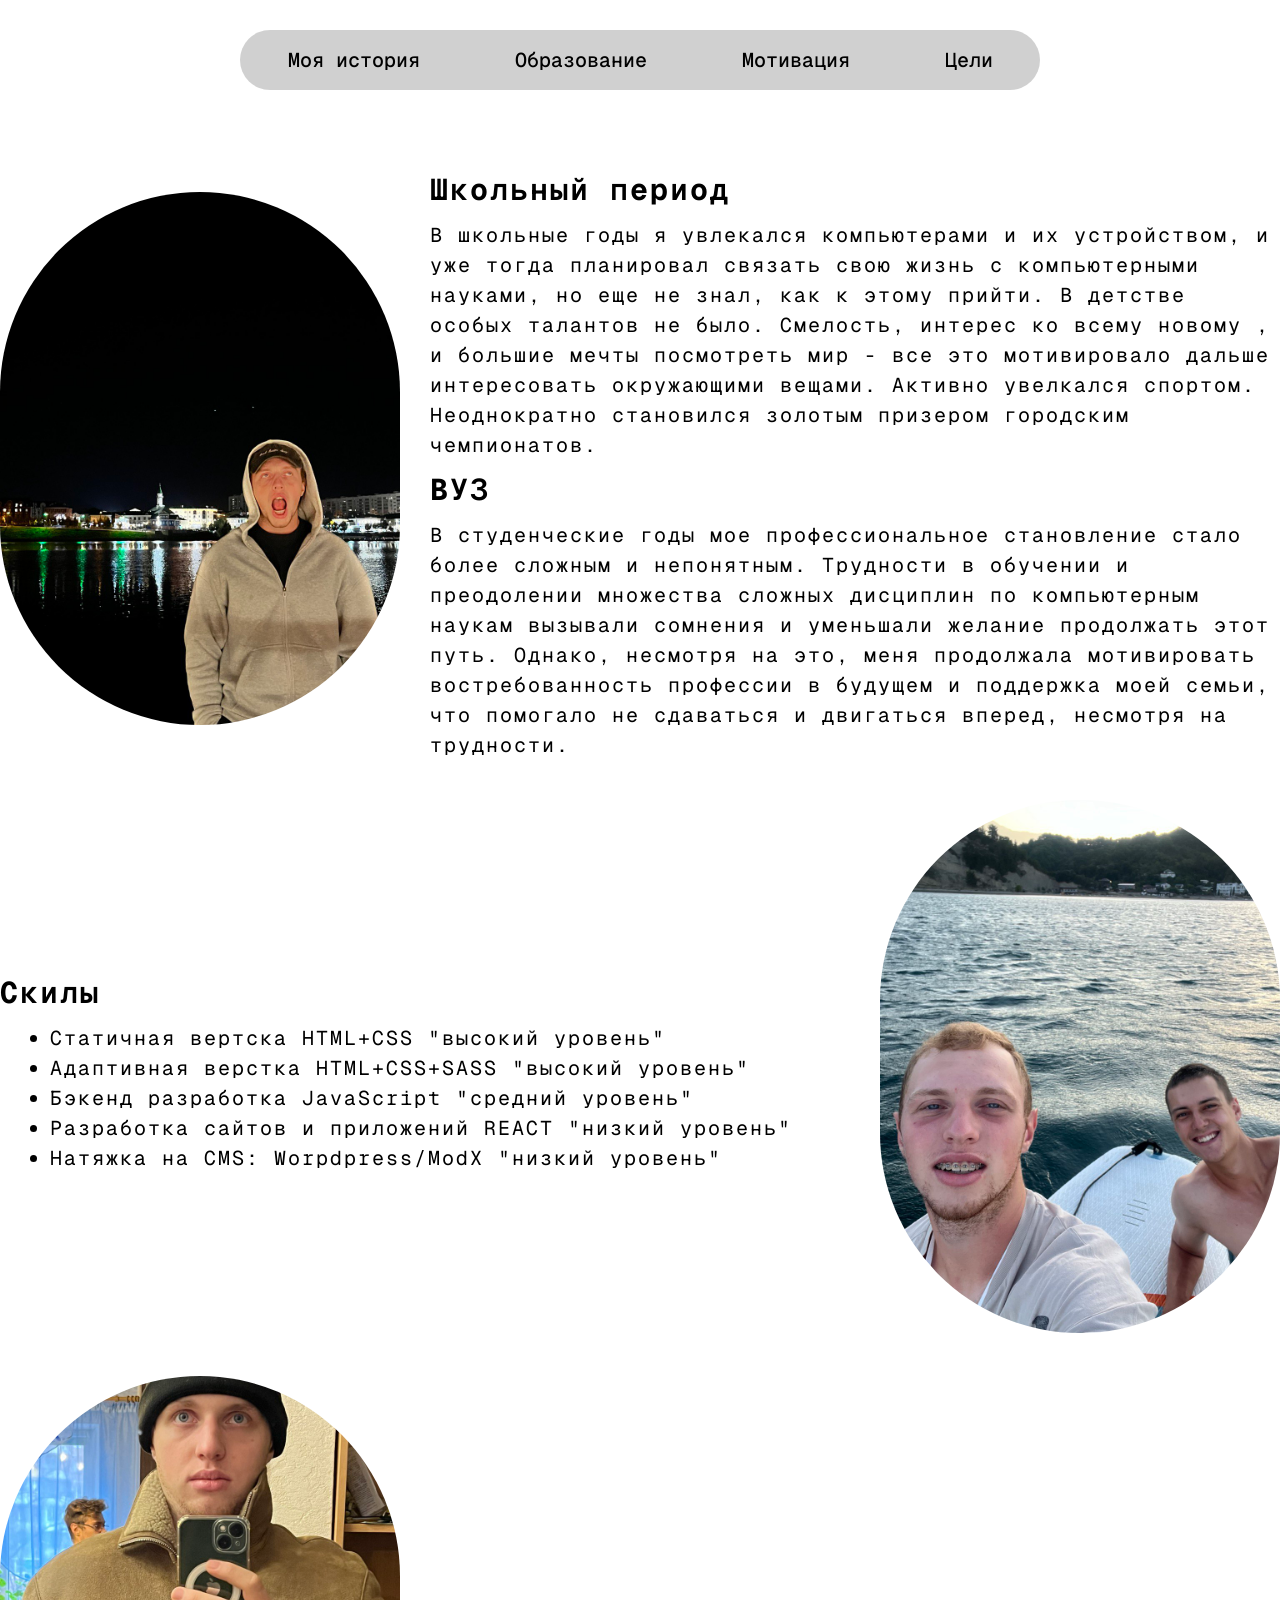
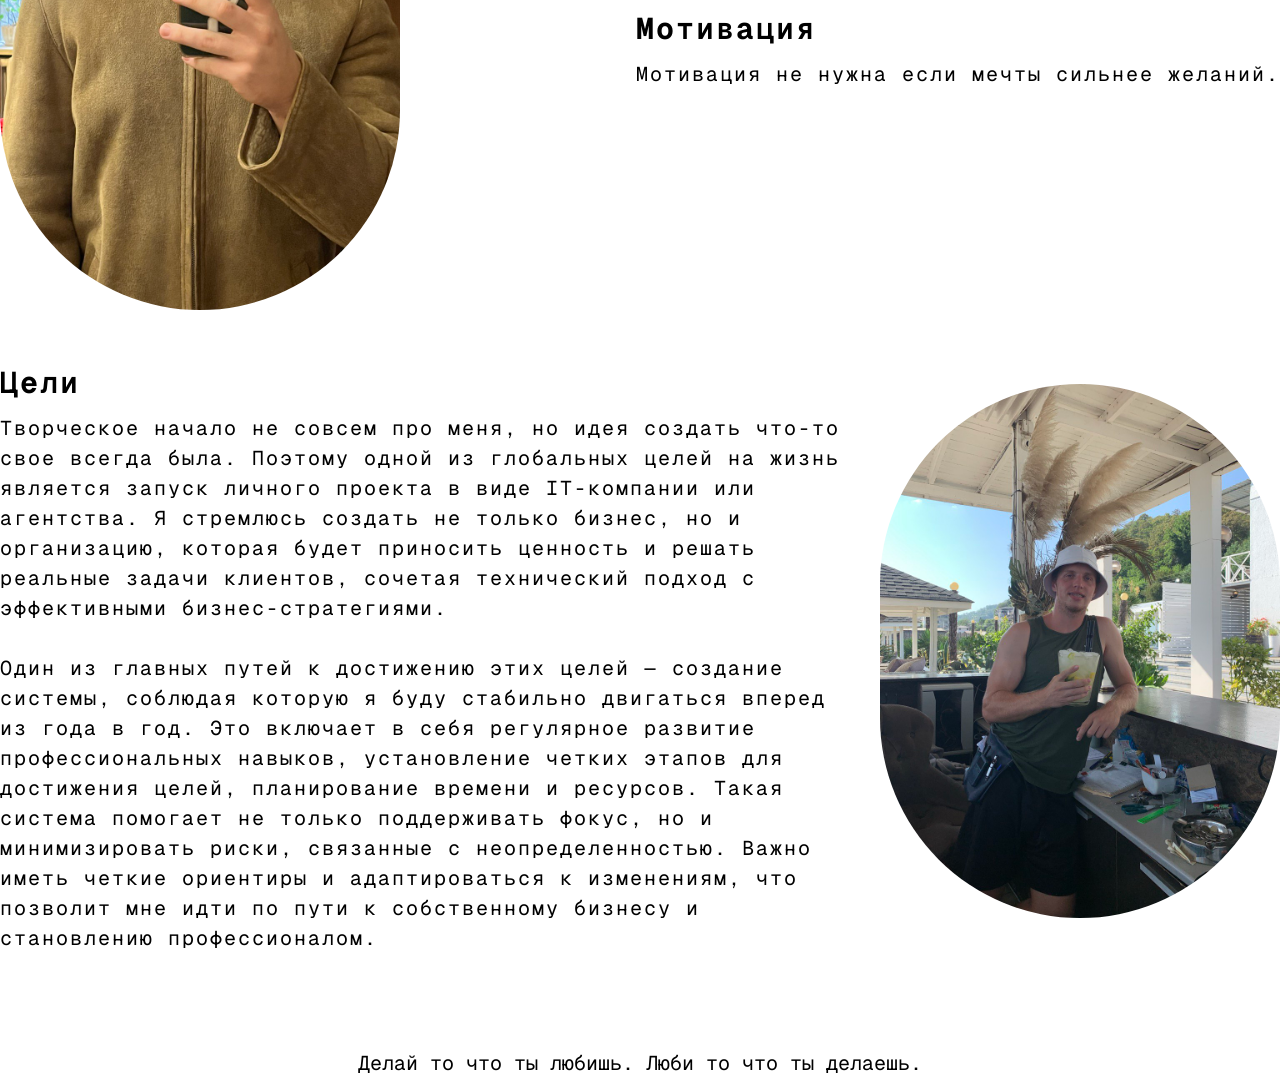
<file: index.html>
<!DOCTYPE html>
<html lang="en">
<head>
    <meta charset="UTF-8">
    <meta name="viewport" content="width=device-width, initial-scale=1.0">
    <link rel="preconnect" href="https://fonts.googleapis.com">
    <link rel="preconnect" href="https://fonts.gstatic.com" crossorigin>
    <link href="https://fonts.googleapis.com/css2?family=Geist+Mono:wght@100..900&display=swap" rel="stylesheet">
    <link rel="stylesheet" href="style.css">
    <title>Me</title>
</head>
<body>
    <header class="header">
        <div class="container container_header">
            <ul class="menu_header">
                <li class="list_item">
                    <a href="#first_jump" class="link_menu_item">Моя история</a>
                </li>
                <li class="list_item">
                    <a href="#second_jump" class="link_menu_item">Образование</a>
                </li>
                <li class="list_item">
                    <a href="#third_jump" class="link_menu_item">Мотивация</a>
                </li>
                <li class="list_item">
                    <a href="#fourth_jump" class="link_menu_item">Цели</a>
                </li>
            </ul>
        </div>
    </header>
    <main class="main">
        <section id="first_jump" class="first_section">
            <div class="container section_container">
                <div class="photo">
                    <img class="photo_size" src="./image/1.jpg" alt="">
                </div>
                <div class="text">
                    <h2>Школьный период</h2>
                    В школьные годы я увлекался компьютерами и их устройством, и уже тогда планировал связать свою жизнь с компьютерными науками, но еще не знал, как к этому прийти.
                    В детстве особых талантов не было. Смелость, интерес ко всему новому , и большие мечты посмотреть мир - все это мотивировало дальше интересовать окружающими вещами. Активно увелкался спортом. Неоднократно становился золотым призером городским чемпионатов.
                    <h2>ВУЗ</h2>
                    В студенческие годы мое профессиональное становление стало более сложным и непонятным. Трудности в обучении и преодолении множества сложных дисциплин по компьютерным наукам вызывали сомнения и уменьшали желание продолжать этот путь. Однако, несмотря на это, меня продолжала мотивировать востребованность профессии в будущем и поддержка моей семьи, что помогало не сдаваться и двигаться вперед, несмотря на трудности.
                </div>
            </div>
        </section>
        <section id="second_jump" class="second_section">
            <div class="container section_container">
                <div class="text">
                    <h2>Скилы</h2>
                    <ul class="spisok">
                        <li class="item">Статичная вертска HTML+CSS "высокий уровень"</li>
                        <li class="item">Адаптивная верстка HTML+CSS+SASS "высокий уровень"</li>
                        <li class="item">Бэкенд разработка JavaScript "средний уровень"</li>
                        <li class="item">Разработка сайтов и приложений REACT "низкий уровень"</li>
                        <li class="item">Натяжка на CMS: Worpdpress/ModX "низкий уровень"</li>
                    </ul>
                </div>
                <div class="photo">
                    <img class="photo_size" src="./image/2.jpg" alt="">
                </div>
            </div>
        </section>
        <section id="third_jump" class="third_section">
            <div class="container section_container">
                <div class="photo">
                    <img class="photo_size" src="./image/3.jpg" alt="">
                </div>
                <div class="text">
                    <h2>Мотивация</h2>
                    Мотивация не нужна если мечты сильнее желаний.
                </div>
            </div>
        </section>
        <section id="fourth_jump" class="fourth_secton">
            <div class="container section_container">
                <div class="text">
                    <h2>Цели</h2>
                    Творческое начало не совсем про меня, но идея создать что-то свое всегда была. Поэтому одной из глобальных целей на жизнь является запуск личного проекта в виде IT-компании или агентства. Я стремлюсь создать не только бизнес, но и организацию, которая будет приносить ценность и решать реальные задачи клиентов, сочетая технический подход с эффективными бизнес-стратегиями.
                    <br>
                    <br>
                    Один из главных путей к достижению этих целей — создание системы, соблюдая которую я буду стабильно двигаться вперед из года в год. Это включает в себя регулярное развитие профессиональных навыков, установление четких этапов для достижения целей, планирование времени и ресурсов. Такая система помогает не только поддерживать фокус, но и минимизировать риски, связанные с неопределенностью. Важно иметь четкие ориентиры и адаптироваться к изменениям, что позволит мне идти по пути к собственному бизнесу и становлению профессионалом.
                </div>
                <div class="photo">
                    <img class="photo_size" src="./image/4.jpg" alt="">
                </div>
            </div>
        </section>
    </main>
    <footer class="footer">
        <div class="container">
            <div class="text_footer">
                Делай то что ты любишь. Люби то что ты делаешь.
            </div>
        </div>
    </footer>
</body>
</html>
</file>
<file: style.css>
*,
*::before,
*::after{
    box-sizing: border-box;
    margin: 0;
    padding: 0;
    border: 0;
    /* cursor: url(image/icon_mouse/norm.svg) , auto; */
}
a{
    text-decoration: none;
    color: inherit;
}
ul,
li,
ol{
    list-style: none;
}
h1,
h2,
h3,
h4,
h5,
h6{
    /* font-weight: inherit;
    font-size: inherit; */
    font-family: "Geist Mono", monospace;
    line-height: 60px;

}
html,body{
    width: 100%;
    line-height: 1;
    font-size: 20px;
    color:black;
    background-repeat: no-repeat;
    min-height: 100vh;
    margin: 0; 
    padding: 0;
    scroll-behavior: smooth;
}
.container{
    max-width: 1400px;
    margin: 0 auto;
}
/* HEADER */
.container_header{
    padding-top: 30px;
    padding-bottom: 30px;
    max-width: 800px;
    text-align: right;
}
.menu_header{
    border-radius: 50px;
    display: flex;
    align-items: center;
    justify-content: space-around;
    background-color: rgba(187, 187, 187, 0.684);
    font-family: "Geist Mono", monospace;
    font-weight: 500;
}
.list_item{
    padding: 20px;
    transition: 0.3s;
}
.list_item:hover{
    transition: 0.3s;
    background-color: rgba(0, 0, 0, 0.323);
    border-radius: 50px;
}
/* SECTION */
.section_container{
    display: flex;
    align-items: center;
    justify-content: space-between;
    gap: 30px;
    margin-top: 40px;
    margin-bottom: 40px;
}
.photo_size{
    max-width: 400px;
    border-radius: 300px;
}
.text{
    font-family: "Geist Mono", monospace;
    letter-spacing: 2px;
    line-height: 30px;
}
.spisok{
    margin-left: 50px;
}
.item{
    list-style: disc;
}
/* FOOTER */
.footer{
    margin-top: 100px;
}
.text_footer{
    font-family: "Geist Mono", monospace;
    font-size: 20px;
    text-align: center;
}
</file>
